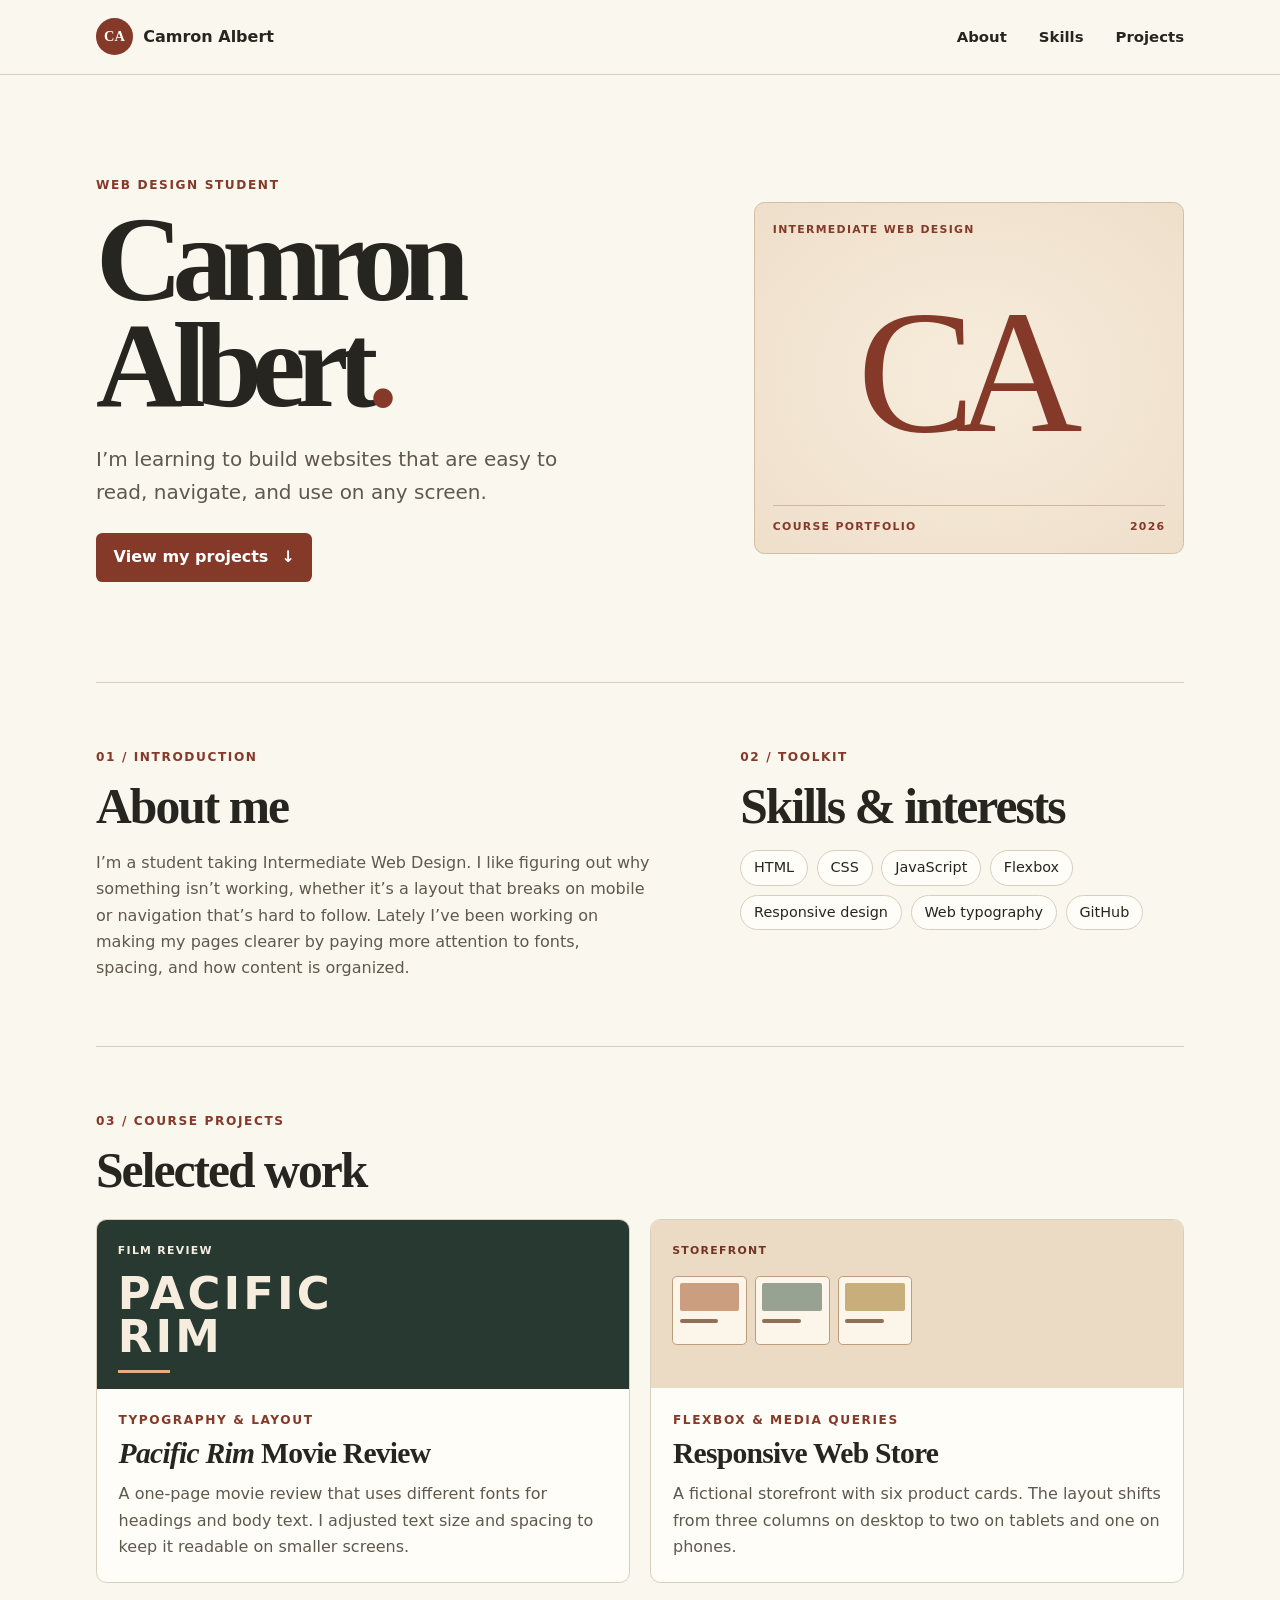
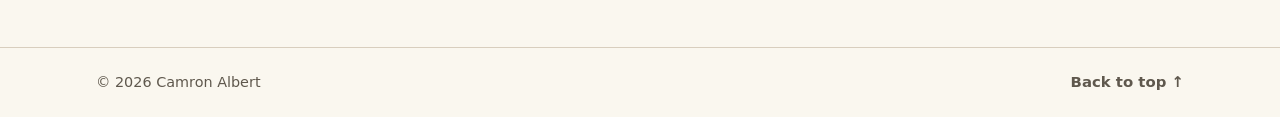
<file: index.html>
<!doctype html>
<html lang="en">
<head>
  <meta charset="utf-8">
  <meta name="viewport" content="width=device-width, initial-scale=1">
  <meta name="description" content="Camron Albert's web design portfolio, featuring coursework in responsive layout and typography.">
  <title>Camron Albert | Web Design Portfolio</title>
  <link rel="stylesheet" href="css/styles.css">
  <link rel="icon" href="images/favicon.svg" type="image/svg+xml">
</head>
<body>
  <a class="skip-link" href="#main">Skip to content</a>
  <header class="site-header" id="top">
    <div class="wrap header-inner">
      <a class="brand" href="#top"><span class="monogram" aria-hidden="true">CA</span> Camron Albert</a>
      <nav aria-label="Main navigation">
        <a href="#about">About</a>
        <a href="#skills">Skills</a>
        <a href="#projects">Projects</a>
      </nav>
    </div>
  </header>

  <main class="wrap" id="main">
    <section class="hero" aria-labelledby="hero-title">
      <div>
        <p class="eyebrow">Web design student</p>
        <h1 id="hero-title">Camron<br>Albert<span>.</span></h1>
        <p class="hero-copy">I’m learning to build websites that are easy to read, navigate, and use on any screen.</p>
        <a class="button" href="#projects">View my projects <span aria-hidden="true">↓</span></a>
      </div>
      <div class="hero-art" aria-hidden="true">
        <span class="art-label">INTERMEDIATE WEB DESIGN</span>
        <span class="hero-initials">CA</span>
        <span class="art-label art-bottom">COURSE PORTFOLIO <span>2026</span></span>
      </div>
    </section>

    <div class="profile">
      <section id="about" aria-labelledby="about-title">
        <p class="eyebrow">01 / Introduction</p>
        <h2 id="about-title">About me</h2>
        <p>I’m a student taking Intermediate Web Design. I like figuring out why something isn’t working, whether it’s a layout that breaks on mobile or navigation that’s hard to follow. Lately I’ve been working on making my pages clearer by paying more attention to fonts, spacing, and how content is organized.</p>
      </section>
      <section id="skills" aria-labelledby="skills-title">
        <p class="eyebrow">02 / Toolkit</p>
        <h2 id="skills-title">Skills &amp; interests</h2>
        <ul class="tags">
          <li>HTML</li>
          <li>CSS</li>
          <li>JavaScript</li>
          <li>Flexbox</li>
          <li>Responsive design</li>
          <li>Web typography</li>
          <li>GitHub</li>
        </ul>
      </section>
    </div>

    <section class="projects" id="projects" aria-labelledby="projects-title">
      <p class="eyebrow">03 / Course projects</p>
      <h2 id="projects-title">Selected work</h2>
      <div class="project-grid">
        <article class="card">
          <div class="project-art art-film" aria-hidden="true">
            <span class="preview-label">FILM REVIEW</span>
            <span class="film-title">PACIFIC<br>RIM</span>
            <span class="film-line"></span>
          </div>
          <div class="card-content">
            <p class="eyebrow">Typography &amp; layout</p>
            <h3><i>Pacific Rim</i> Movie Review</h3>
            <p>A one-page movie review that uses different fonts for headings and body text. I adjusted text size and spacing to keep it readable on smaller screens.</p>
          </div>
        </article>
        <article class="card">
          <div class="project-art art-store" aria-hidden="true">
            <span class="preview-label">STOREFRONT</span>
            <div class="shop-mock"><span></span><span></span><span></span></div>
          </div>
          <div class="card-content">
            <p class="eyebrow">Flexbox &amp; media queries</p>
            <h3>Responsive Web Store</h3>
            <p>A fictional storefront with six product cards. The layout shifts from three columns on desktop to two on tablets and one on phones.</p>
          </div>
        </article>
      </div>
    </section>
  </main>

  <footer class="site-footer">
    <div class="wrap footer-inner">
      <p>&copy; 2026 Camron Albert</p>
      <a href="#top">Back to top <span aria-hidden="true">↑</span></a>
    </div>
  </footer>
</body>
</html>
</file>
<file: css/styles.css>
:root {
  --paper: #faf7ef;
  --white: #fffdf8;
  --ink: #27251f;
  --muted: #5f584d;
  --accent: #843929;
  --accent-dark: #61271b;
  --line: #d8cebe;
  --sand: #eedfca;
  --serif: Georgia, "Times New Roman", serif;
  --sans: system-ui, -apple-system, "Segoe UI", sans-serif;
}

* { box-sizing: border-box; }
html { scroll-behavior: smooth; }
body {
  margin: 0;
  background: var(--paper);
  color: var(--ink);
  font-family: var(--sans);
  line-height: 1.65;
}
a { color: inherit; text-underline-offset: 0.24em; }
a:focus-visible { outline: 3px solid var(--accent); outline-offset: 5px; }
p { margin: 0 0 1rem; }
h1, h2, h3 { margin: 0; font-family: var(--serif); line-height: 1.08; }
h2 { margin-bottom: 1rem; font-size: clamp(2rem, 4vw, 3.1rem); letter-spacing: -0.04em; }
h3 { font-size: clamp(1.45rem, 2.8vw, 1.85rem); letter-spacing: -0.025em; }
section[id] { scroll-margin-top: 1.5rem; }

.wrap { width: min(68rem, calc(100% - 3rem)); margin-inline: auto; }
.skip-link {
  position: absolute;
  top: 0.75rem;
  left: 1rem;
  z-index: 1;
  background: var(--white);
  padding: 0.6rem 1rem;
  transform: translateY(-200%);
}
.skip-link:focus { transform: translateY(0); }
.site-header { border-bottom: 1px solid var(--line); }
.header-inner, .footer-inner {
  display: flex;
  align-items: center;
  justify-content: space-between;
  flex-wrap: wrap;
  gap: 0.8rem 1.5rem;
  padding-block: 1.15rem;
}
.brand {
  display: inline-flex;
  align-items: center;
  gap: 0.65rem;
  font-weight: 750;
  text-decoration: none;
}
.monogram {
  display: grid;
  place-items: center;
  width: 2.3rem;
  height: 2.3rem;
  border-radius: 50%;
  background: var(--accent);
  color: white;
  font-family: var(--serif);
  font-size: 0.9rem;
}
nav { display: flex; flex-wrap: wrap; gap: 0.7rem clamp(1rem, 3vw, 2rem); }
nav a, .footer-inner a {
  padding-block: 0.25rem;
  font-size: 0.93rem;
  font-weight: 650;
  text-decoration: none;
}
nav a:hover, .footer-inner a:hover { color: var(--accent); text-decoration: underline; }

.hero {
  display: grid;
  grid-template-columns: 1.15fr 0.85fr;
  align-items: center;
  gap: clamp(2rem, 6vw, 6rem);
  padding-block: clamp(3rem, 8vw, 6.25rem);
}
.eyebrow {
  margin-bottom: 0.8rem;
  color: var(--accent);
  font-size: 0.76rem;
  font-weight: 800;
  letter-spacing: 0.13em;
  text-transform: uppercase;
}
.hero h1 {
  font-size: clamp(3.85rem, 10vw, 7.5rem);
  letter-spacing: -0.085em;
  line-height: 0.88;
}
.hero h1 span { color: var(--accent); }
.hero-copy {
  max-width: 32rem;
  margin-block: 1.55rem 1.45rem;
  color: var(--muted);
  font-size: clamp(1.05rem, 2.5vw, 1.25rem);
}
.button {
  display: inline-flex;
  align-items: center;
  gap: 0.8rem;
  padding: 0.73rem 1.1rem;
  border-radius: 0.4rem;
  background: var(--accent);
  color: white;
  font-weight: 700;
  text-decoration: none;
}
.button:hover { background: var(--accent-dark); }
.hero-art {
  display: grid;
  grid-template-rows: auto 1fr auto;
  min-height: clamp(15rem, 31vw, 22rem);
  border: 1px solid #d3bda3;
  border-radius: 0.65rem;
  background: radial-gradient(ellipse at center, #f7ecdc, var(--sand));
  padding: 1.1rem;
}
.art-label, .preview-label {
  font-size: 0.68rem;
  font-weight: 750;
  letter-spacing: 0.12em;
}
.art-label { color: var(--accent); }
.hero-initials {
  place-self: center;
  color: var(--accent);
  font-family: var(--serif);
  font-size: clamp(5.25rem, 15vw, 11rem);
  letter-spacing: -0.11em;
  line-height: 0.95;
  padding-right: 0.1em;
}
.art-bottom { display: flex; justify-content: space-between; gap: 0.75rem; border-top: 1px solid #cbb79e; padding-top: 0.75rem; }

.profile, .projects { border-top: 1px solid var(--line); padding-block: clamp(2.5rem, 5vw, 4rem); }
.profile { display: grid; grid-template-columns: 1fr 0.8fr; gap: clamp(1.8rem, 7vw, 6rem); }
.profile p:not(.eyebrow), .card p:not(.eyebrow), .error-panel p:not(.eyebrow) { color: var(--muted); }
.profile p:last-child { margin-bottom: 0; }
.tags { display: flex; flex-wrap: wrap; gap: 0.55rem; margin: 0; padding: 0; list-style: none; }
.tags li { border: 1px solid var(--line); border-radius: 2rem; padding: 0.32rem 0.8rem; background: var(--white); font-size: 0.9rem; }
.project-grid { display: grid; grid-template-columns: repeat(2, minmax(0, 1fr)); gap: 1.3rem; margin-top: 1.4rem; }
.card { overflow: hidden; border: 1px solid var(--line); border-radius: 0.65rem; background: var(--white); }
.project-art { min-height: 10.5rem; padding: 1rem 1.3rem; }
.art-film { background: #283932; color: #f6edde; }
.film-title { display: block; margin-top: 0.65rem; font-size: clamp(1.9rem, 4vw, 2.8rem); font-weight: 850; letter-spacing: 0.07em; line-height: 0.95; }
.film-line { display: block; width: 3.25rem; margin-top: 0.7rem; border-top: 3px solid #e6ad84; }
.art-store { background: #ecdbc4; color: #743425; }
.shop-mock { display: grid; grid-template-columns: repeat(3, minmax(0, 1fr)); gap: 0.5rem; width: min(100%, 15rem); margin-top: 0.8rem; }
.shop-mock span { height: 4.35rem; border: 1px solid #bd9c7c; border-radius: 0.3rem; background: #fcf5e9; padding: 0.4rem; }
.shop-mock span::before, .shop-mock span::after { content: ""; display: block; border-radius: 0.12rem; }
.shop-mock span::before { height: 1.75rem; background: #cb9e80; }
.shop-mock span:nth-child(2)::before { background: #98a292; }
.shop-mock span:nth-child(3)::before { background: #c7ae7b; }
.shop-mock span::after { width: 65%; height: 0.23rem; margin-top: 0.5rem; background: #926e54; }
.card-content { padding: 1.35rem; }
.card-content .eyebrow { margin-bottom: 0.5rem; }
.card-content p:last-child { margin: 0.7rem 0 0; }

.site-footer { border-top: 1px solid var(--line); }
.footer-inner { color: var(--muted); font-size: 0.9rem; }
.footer-inner p { margin: 0; }

.error-page { display: flex; min-height: 100vh; flex-direction: column; }
.error-main { display: grid; flex: 1; align-items: center; padding-block: clamp(2rem, 8vw, 6rem); }
.error-panel { display: grid; grid-template-columns: 0.9fr 1.1fr; align-items: center; gap: 2rem; border: 1px solid var(--line); border-radius: 0.65rem; background: var(--white); padding: clamp(1.4rem, 5vw, 4rem); }
.error-number { display: grid; place-items: center; min-height: 12rem; border-radius: 0.45rem; background: var(--sand); color: var(--accent); font: bold clamp(4.25rem, 12vw, 8rem)/1 var(--serif); letter-spacing: -0.08em; padding-right: 0.08em; }
.error-panel h1 { margin-bottom: 0.8rem; font-size: clamp(2.1rem, 5vw, 3.75rem); letter-spacing: -0.04em; }

@media (max-width: 44rem) {
  .hero, .profile, .project-grid, .error-panel { grid-template-columns: 1fr; }
  .hero-art { min-height: 12rem; }
  .error-number { min-height: 8rem; }
}
@media (max-width: 24rem) {
  .wrap { width: calc(100% - 2rem); }
  .header-inner { align-items: flex-start; flex-direction: column; }
  .error-panel { gap: 1.25rem; }
}
@media (prefers-reduced-motion: reduce) {
  html { scroll-behavior: auto; }
}
</file>
